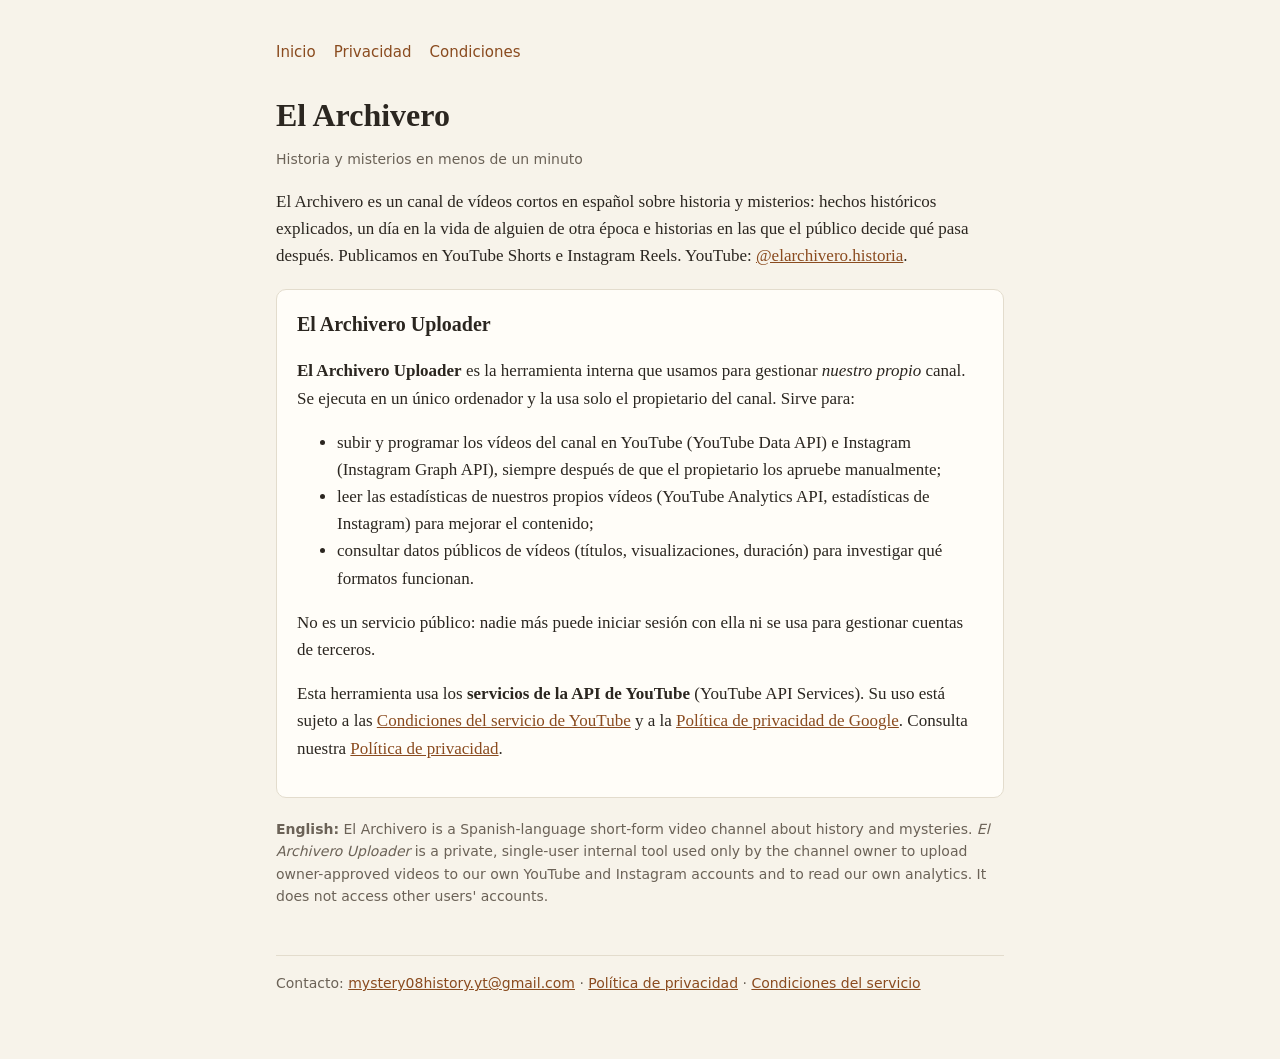
<file: index.html>
<!doctype html>
<html lang="es">
<head>
<meta charset="utf-8">
<meta name="viewport" content="width=device-width, initial-scale=1">
<title>El Archivero</title>
<meta name="description" content="Canal de vídeos cortos sobre historia y misterios, y su herramienta interna de publicación.">
<link rel="stylesheet" href="style.css">
</head>
<body>
<main>
<nav><a href="./">Inicio</a><a href="privacy.html">Privacidad</a><a href="terms.html">Condiciones</a></nav>
<h1>El Archivero</h1>
<p class="muted">Historia y misterios en menos de un minuto</p>

<p>El Archivero es un canal de vídeos cortos en español sobre historia y misterios: hechos históricos explicados, un día en la vida de alguien de otra época e historias en las que el público decide qué pasa después. Publicamos en YouTube Shorts e Instagram Reels. YouTube: <a href="https://www.youtube.com/@elarchivero.historia">@elarchivero.historia</a>.</p>

<div class="card">
<h2 style="margin-top:0">El Archivero Uploader</h2>
<p><strong>El Archivero Uploader</strong> es la herramienta interna que usamos para gestionar <em>nuestro propio</em> canal. Se ejecuta en un único ordenador y la usa solo el propietario del canal. Sirve para:</p>
<ul>
<li>subir y programar los vídeos del canal en YouTube (YouTube Data API) e Instagram (Instagram Graph API), siempre después de que el propietario los apruebe manualmente;</li>
<li>leer las estadísticas de nuestros propios vídeos (YouTube Analytics API, estadísticas de Instagram) para mejorar el contenido;</li>
<li>consultar datos públicos de vídeos (títulos, visualizaciones, duración) para investigar qué formatos funcionan.</li>
</ul>
<p>No es un servicio público: nadie más puede iniciar sesión con ella ni se usa para gestionar cuentas de terceros.</p>
<p>Esta herramienta usa los <strong>servicios de la API de YouTube</strong> (YouTube API Services). Su uso está sujeto a las <a href="https://www.youtube.com/t/terms">Condiciones del servicio de YouTube</a> y a la <a href="https://policies.google.com/privacy">Política de privacidad de Google</a>. Consulta nuestra <a href="privacy.html">Política de privacidad</a>.</p>
</div>

<p lang="en" class="muted"><strong>English:</strong> El Archivero is a Spanish-language short-form video channel about history and mysteries. <em>El Archivero Uploader</em> is a private, single-user internal tool used only by the channel owner to upload owner-approved videos to our own YouTube and Instagram accounts and to read our own analytics. It does not access other users' accounts.</p>

<footer class="muted">Contacto: <a href="mailto:mystery08history.yt@gmail.com">mystery08history.yt@gmail.com</a> · <a href="privacy.html">Política de privacidad</a> · <a href="terms.html">Condiciones del servicio</a></footer>
</main>
</body>
</html>
</file>
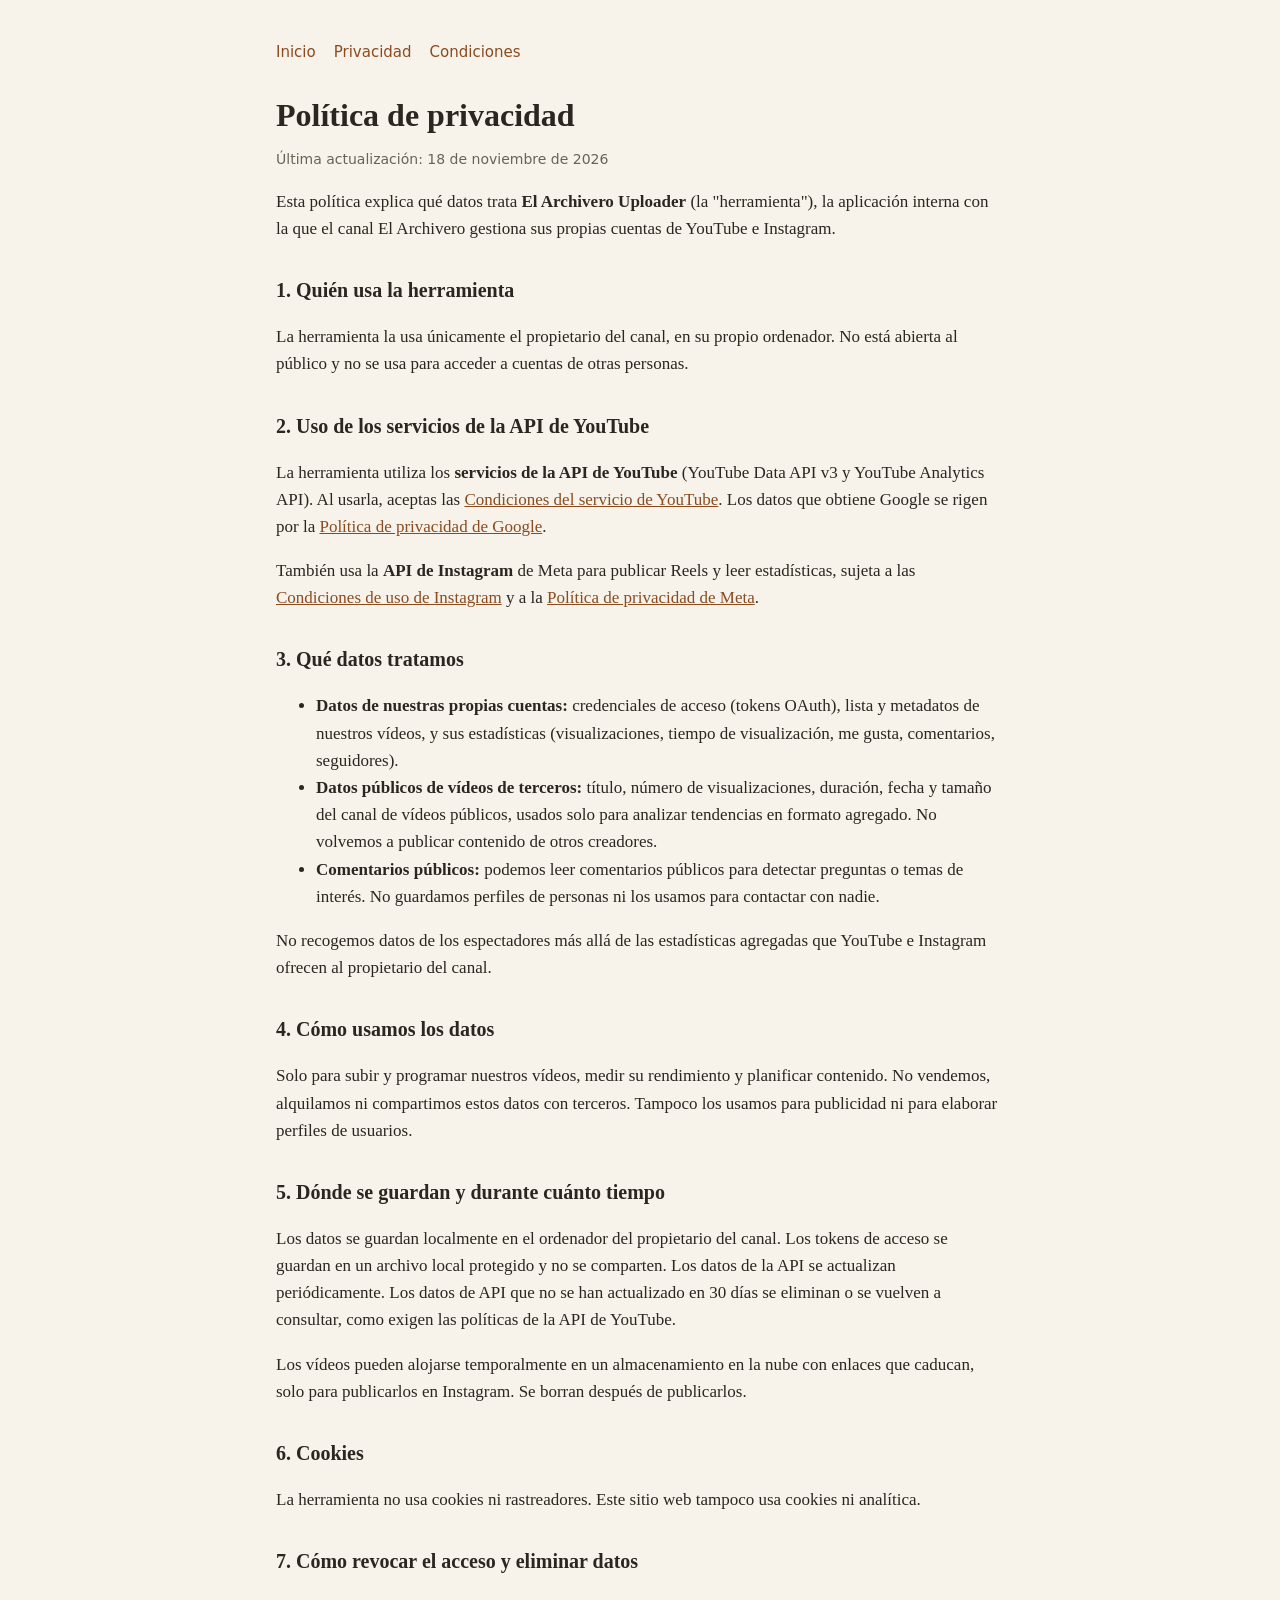
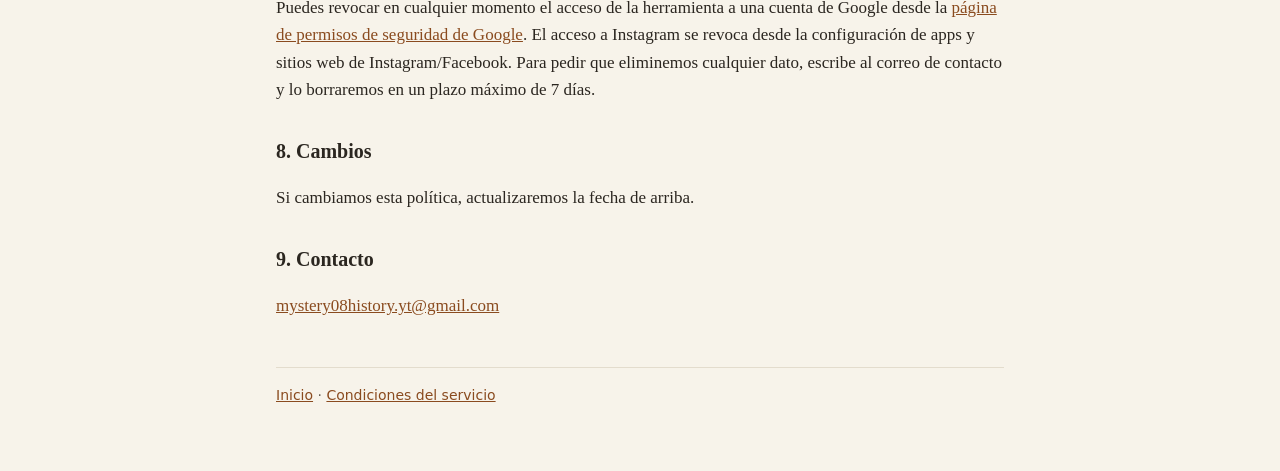
<file: privacy.html>
<!doctype html>
<html lang="es">
<head>
<meta charset="utf-8">
<meta name="viewport" content="width=device-width, initial-scale=1">
<title>Política de privacidad</title>
<meta name="description" content="Política de privacidad de El Archivero y de El Archivero Uploader.">
<link rel="stylesheet" href="style.css">
</head>
<body>
<main>
<nav><a href="./">Inicio</a><a href="privacy.html">Privacidad</a><a href="terms.html">Condiciones</a></nav>
<h1>Política de privacidad</h1>
<p class="muted">Última actualización: 18 de noviembre de 2026</p>

<p>Esta política explica qué datos trata <strong>El Archivero Uploader</strong> (la "herramienta"), la aplicación interna con la que el canal El Archivero gestiona sus propias cuentas de YouTube e Instagram.</p>

<h2>1. Quién usa la herramienta</h2>
<p>La herramienta la usa únicamente el propietario del canal, en su propio ordenador. No está abierta al público y no se usa para acceder a cuentas de otras personas.</p>

<h2>2. Uso de los servicios de la API de YouTube</h2>
<p>La herramienta utiliza los <strong>servicios de la API de YouTube</strong> (YouTube Data API v3 y YouTube Analytics API). Al usarla, aceptas las <a href="https://www.youtube.com/t/terms">Condiciones del servicio de YouTube</a>. Los datos que obtiene Google se rigen por la <a href="https://policies.google.com/privacy">Política de privacidad de Google</a>.</p>
<p>También usa la <strong>API de Instagram</strong> de Meta para publicar Reels y leer estadísticas, sujeta a las <a href="https://help.instagram.com/581066165581870">Condiciones de uso de Instagram</a> y a la <a href="https://www.facebook.com/privacy/policy/">Política de privacidad de Meta</a>.</p>

<h2>3. Qué datos tratamos</h2>
<ul>
<li><strong>Datos de nuestras propias cuentas:</strong> credenciales de acceso (tokens OAuth), lista y metadatos de nuestros vídeos, y sus estadísticas (visualizaciones, tiempo de visualización, me gusta, comentarios, seguidores).</li>
<li><strong>Datos públicos de vídeos de terceros:</strong> título, número de visualizaciones, duración, fecha y tamaño del canal de vídeos públicos, usados solo para analizar tendencias en formato agregado. No volvemos a publicar contenido de otros creadores.</li>
<li><strong>Comentarios públicos:</strong> podemos leer comentarios públicos para detectar preguntas o temas de interés. No guardamos perfiles de personas ni los usamos para contactar con nadie.</li>
</ul>
<p>No recogemos datos de los espectadores más allá de las estadísticas agregadas que YouTube e Instagram ofrecen al propietario del canal.</p>

<h2>4. Cómo usamos los datos</h2>
<p>Solo para subir y programar nuestros vídeos, medir su rendimiento y planificar contenido. No vendemos, alquilamos ni compartimos estos datos con terceros. Tampoco los usamos para publicidad ni para elaborar perfiles de usuarios.</p>

<h2>5. Dónde se guardan y durante cuánto tiempo</h2>
<p>Los datos se guardan localmente en el ordenador del propietario del canal. Los tokens de acceso se guardan en un archivo local protegido y no se comparten. Los datos de la API se actualizan periódicamente. Los datos de API que no se han actualizado en 30 días se eliminan o se vuelven a consultar, como exigen las políticas de la API de YouTube.</p>
<p>Los vídeos pueden alojarse temporalmente en un almacenamiento en la nube con enlaces que caducan, solo para publicarlos en Instagram. Se borran después de publicarlos.</p>

<h2>6. Cookies</h2>
<p>La herramienta no usa cookies ni rastreadores. Este sitio web tampoco usa cookies ni analítica.</p>

<h2>7. Cómo revocar el acceso y eliminar datos</h2>
<p>Puedes revocar en cualquier momento el acceso de la herramienta a una cuenta de Google desde la <a href="https://security.google.com/settings/security/permissions">página de permisos de seguridad de Google</a>. El acceso a Instagram se revoca desde la configuración de apps y sitios web de Instagram/Facebook. Para pedir que eliminemos cualquier dato, escribe al correo de contacto y lo borraremos en un plazo máximo de 7 días.</p>

<h2>8. Cambios</h2>
<p>Si cambiamos esta política, actualizaremos la fecha de arriba.</p>

<h2>9. Contacto</h2>
<p><a href="mailto:mystery08history.yt@gmail.com">mystery08history.yt@gmail.com</a></p>

<footer class="muted"><a href="./">Inicio</a> · <a href="terms.html">Condiciones del servicio</a></footer>
</main>
</body>
</html>
</file>
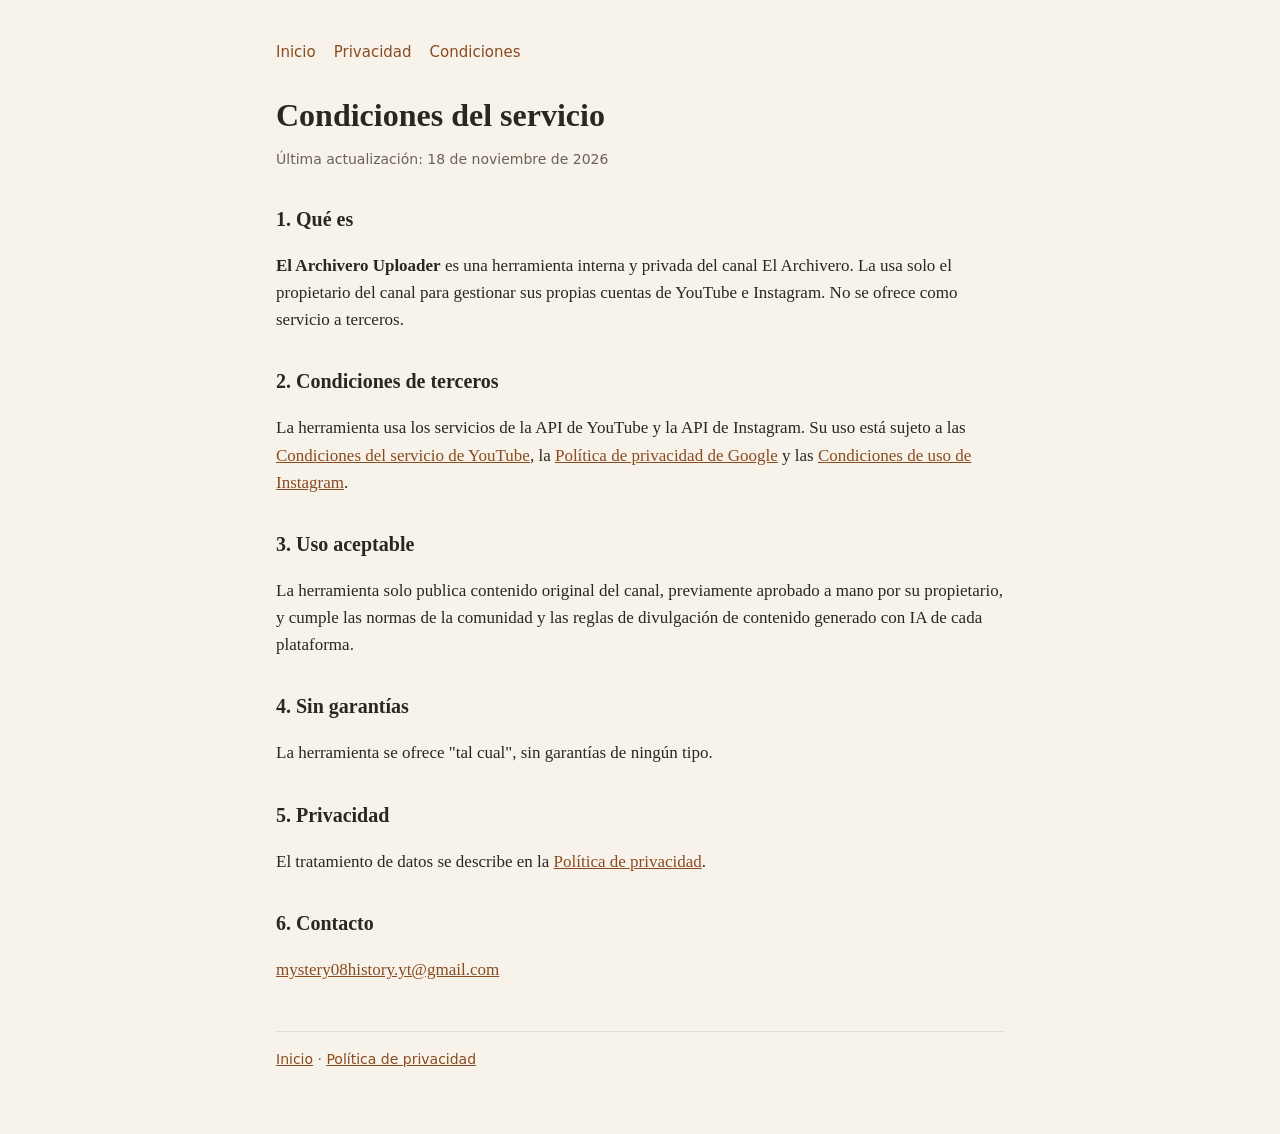
<file: terms.html>
<!doctype html>
<html lang="es">
<head>
<meta charset="utf-8">
<meta name="viewport" content="width=device-width, initial-scale=1">
<title>Condiciones del servicio</title>
<meta name="description" content="Condiciones del servicio de El Archivero Uploader.">
<link rel="stylesheet" href="style.css">
</head>
<body>
<main>
<nav><a href="./">Inicio</a><a href="privacy.html">Privacidad</a><a href="terms.html">Condiciones</a></nav>
<h1>Condiciones del servicio</h1>
<p class="muted">Última actualización: 18 de noviembre de 2026</p>

<h2>1. Qué es</h2>
<p><strong>El Archivero Uploader</strong> es una herramienta interna y privada del canal El Archivero. La usa solo el propietario del canal para gestionar sus propias cuentas de YouTube e Instagram. No se ofrece como servicio a terceros.</p>

<h2>2. Condiciones de terceros</h2>
<p>La herramienta usa los servicios de la API de YouTube y la API de Instagram. Su uso está sujeto a las <a href="https://www.youtube.com/t/terms">Condiciones del servicio de YouTube</a>, la <a href="https://policies.google.com/privacy">Política de privacidad de Google</a> y las <a href="https://help.instagram.com/581066165581870">Condiciones de uso de Instagram</a>.</p>

<h2>3. Uso aceptable</h2>
<p>La herramienta solo publica contenido original del canal, previamente aprobado a mano por su propietario, y cumple las normas de la comunidad y las reglas de divulgación de contenido generado con IA de cada plataforma.</p>

<h2>4. Sin garantías</h2>
<p>La herramienta se ofrece "tal cual", sin garantías de ningún tipo.</p>

<h2>5. Privacidad</h2>
<p>El tratamiento de datos se describe en la <a href="privacy.html">Política de privacidad</a>.</p>

<h2>6. Contacto</h2>
<p><a href="mailto:mystery08history.yt@gmail.com">mystery08history.yt@gmail.com</a></p>

<footer class="muted"><a href="./">Inicio</a> · <a href="privacy.html">Política de privacidad</a></footer>
</main>
</body>
</html>
</file>
<file: style.css>
:root{--bg:#f7f3ea;--fg:#2b2620;--muted:#6b6257;--accent:#8a4b1f;--card:#fffdf8;--line:#e3dccd}
@media (prefers-color-scheme:dark){:root{--bg:#1c1915;--fg:#ece5d8;--muted:#a89f91;--accent:#e0a36a;--card:#25211c;--line:#3a342c}}
*{box-sizing:border-box}
body{margin:0;background:var(--bg);color:var(--fg);font:17px/1.6 Georgia,"Times New Roman",serif}
main{max-width:760px;margin:0 auto;padding:40px 16px 64px}
nav{display:flex;gap:18px;flex-wrap:wrap;font-family:system-ui,sans-serif;font-size:15px;margin-bottom:32px}
nav a{color:var(--accent);text-decoration:none}nav a:hover{text-decoration:underline}
h1{font-size:2rem;line-height:1.2;margin:0 0 8px}h2{font-size:1.25rem;margin-top:2rem}
.muted{color:var(--muted);font-family:system-ui,sans-serif;font-size:14px}
a{color:var(--accent)}
.card{background:var(--card);border:1px solid var(--line);border-radius:10px;padding:18px 20px;margin:20px 0}
footer{margin-top:48px;border-top:1px solid var(--line);padding-top:16px}
</file>
